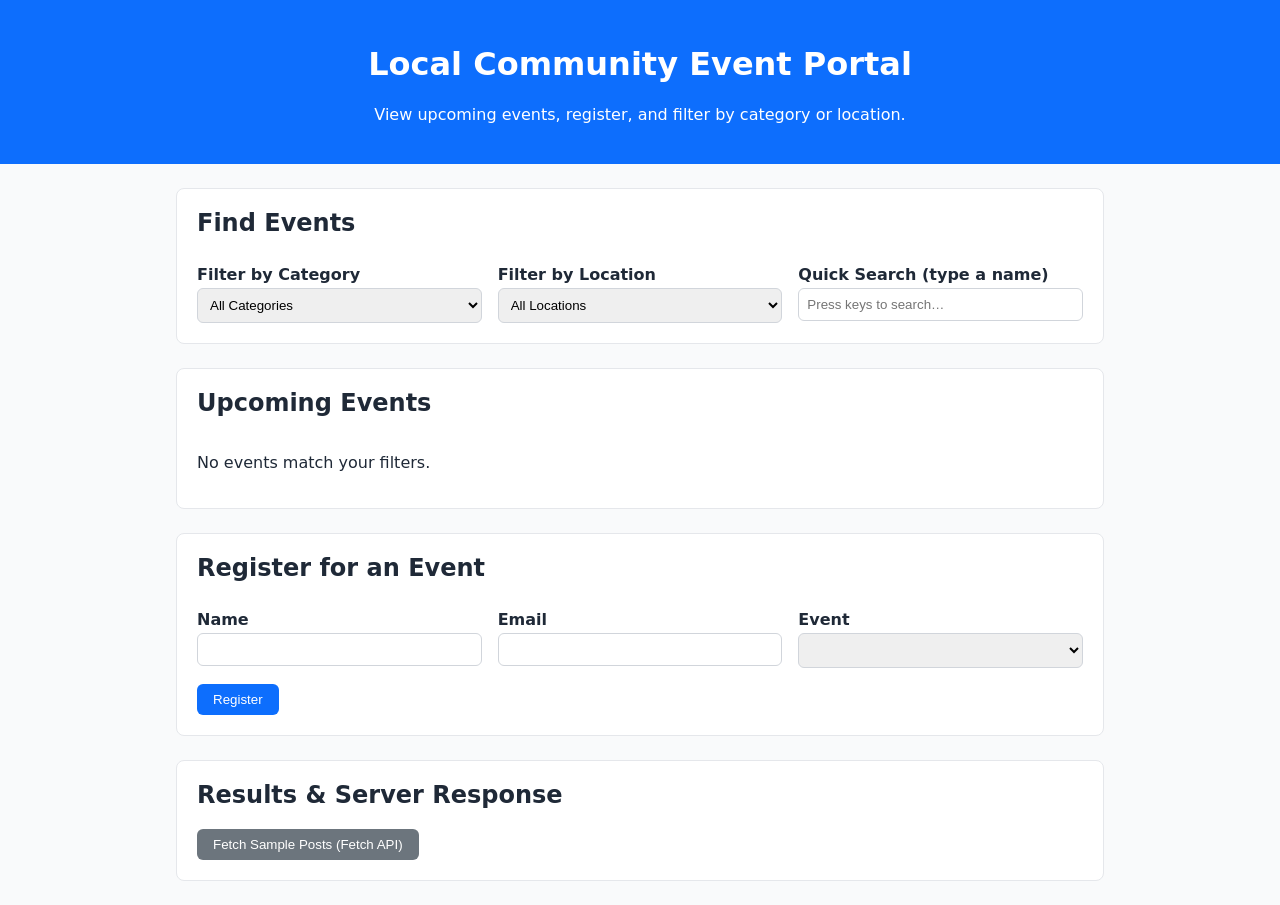
<file: Module1-Frontend/04-JavaScript/index.html>
<!DOCTYPE html>
<html lang="en">
<head>
  <meta charset="UTF-8">
  <meta name="viewport" content="width=device-width, initial-scale=1.0">
  <title>Community Event Portal — JavaScript</title>
  <style>
    * { box-sizing: border-box; }
    body { font-family: system-ui, Arial, sans-serif; margin: 0; color: #1f2937; background: #f9fafb; }
    header { background: #0d6efd; color: #fff; padding: 1.5rem; text-align: center; }
    main { max-width: 960px; margin: 1.5rem auto; padding: 0 1rem; }
    section { background: #fff; border: 1px solid #e5e7eb; border-radius: .5rem; padding: 1.25rem; margin-bottom: 1.5rem; }
    h2 { margin-top: 0; }
    label { display: block; margin: .5rem 0 .25rem; font-weight: 600; }
    input, select { width: 100%; padding: .5rem; border: 1px solid #d1d5db; border-radius: .375rem; }
    .row { display: flex; gap: 1rem; flex-wrap: wrap; }
    .row > div { flex: 1; min-width: 200px; }
    button { cursor: pointer; padding: .5rem 1rem; border: none; border-radius: .375rem; background: #0d6efd; color: #fff; }
    button.secondary { background: #6c757d; }
    .events { display: grid; grid-template-columns: repeat(auto-fill, minmax(260px, 1fr)); gap: 1rem; }
    .event-card { border: 1px solid #e5e7eb; border-radius: .5rem; padding: 1rem; background: #fff; }
    .event-card h3 { margin: 0 0 .25rem; }
    .badge { display: inline-block; font-size: .75rem; padding: .15rem .5rem; border-radius: 1rem; background: #e0e7ff; color: #3730a3; }
    .error { color: #dc2626; font-size: .85rem; display: block; min-height: 1rem; }
    .spinner { display: none; margin: 1rem 0; font-style: italic; color: #6b7280; }
    .msg { padding: .5rem; border-radius: .375rem; margin-top: .5rem; }
    .msg.success { background: #dcfce7; color: #166534; }
    .msg.fail { background: #fee2e2; color: #991b1b; }
  </style>
</head>
<body>
  <header>
    <h1>Local Community Event Portal</h1>
    <p>View upcoming events, register, and filter by category or location.</p>
  </header>

  <main>
    <!-- Filter controls (Exercise 8) -->
    <section>
      <h2>Find Events</h2>
      <div class="row">
        <div>
          <label for="categoryFilter">Filter by Category</label>
          <select id="categoryFilter">
            <option value="all">All Categories</option>
            <option value="music">Music</option>
            <option value="workshop">Workshop</option>
            <option value="sports">Sports</option>
          </select>
        </div>
        <div>
          <label for="locationFilter">Filter by Location</label>
          <select id="locationFilter">
            <option value="all">All Locations</option>
            <option value="Community Hall">Community Hall</option>
            <option value="City Park">City Park</option>
            <option value="Sports Arena">Sports Arena</option>
          </select>
        </div>
        <div>
          <label for="searchBox">Quick Search (type a name)</label>
          <input type="text" id="searchBox" placeholder="Press keys to search…">
        </div>
      </div>
    </section>

    <!-- Event list container (Exercise 7) -->
    <section>
      <h2>Upcoming Events</h2>
      <div id="spinner" class="spinner">Loading events…</div>
      <div id="eventList" class="events"></div>
    </section>

    <!-- Registration form (Exercise 11) -->
    <section>
      <h2>Register for an Event</h2>
      <form id="registrationForm" novalidate>
        <div class="row">
          <div>
            <label for="userName">Name</label>
            <input type="text" id="userName" name="userName">
            <span class="error" id="nameError"></span>
          </div>
          <div>
            <label for="userEmail">Email</label>
            <input type="email" id="userEmail" name="userEmail">
            <span class="error" id="emailError"></span>
          </div>
          <div>
            <label for="eventSelect">Event</label>
            <select id="eventSelect" name="eventSelect"></select>
            <span class="error" id="eventError"></span>
          </div>
        </div>
        <button type="submit" id="registerBtn">Register</button>
        <div id="formMessage"></div>
      </form>
    </section>

    <!-- Results area (Exercise 12 — AJAX/Fetch demo) -->
    <section>
      <h2>Results &amp; Server Response</h2>
      <button id="loadApiBtn" class="secondary">Fetch Sample Posts (Fetch API)</button>
      <div id="results"></div>
    </section>
  </main>

  <!-- Exercise 1: link main.js -->
  <script src="main.js"></script>
</body>
</html>
</file>
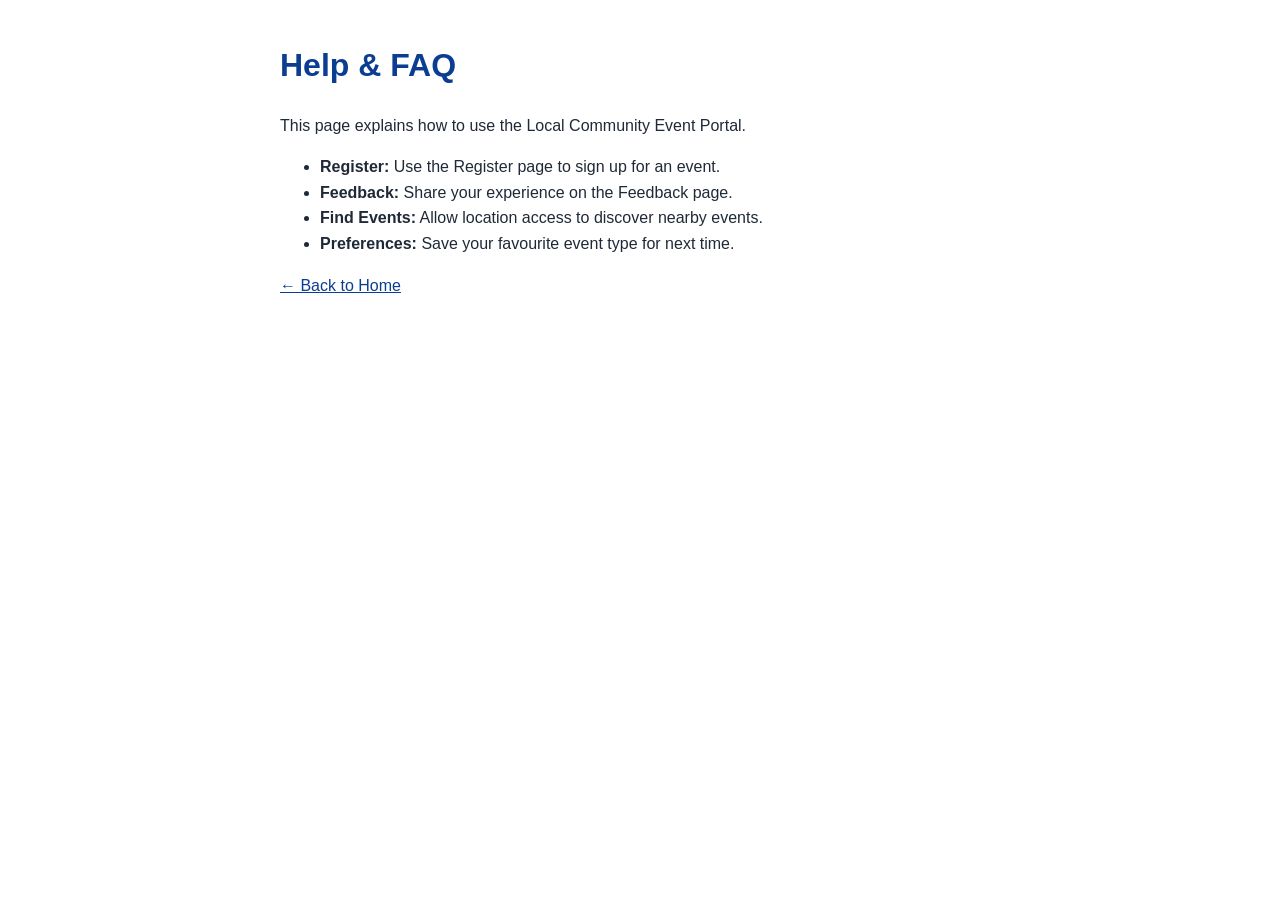
<file: Module1-Frontend/01-HTML5/help.html>
<!DOCTYPE html>
<html lang="en">
<head>
  <meta charset="UTF-8" />
  <meta name="viewport" content="width=device-width, initial-scale=1.0" />
  <title>Help | Local Community Event Portal</title>
  <style>
    body { font-family: Arial, sans-serif; max-width: 720px; margin: 40px auto; padding: 0 20px; color: #1f2937; line-height: 1.6; }
    h1 { color: #0b3d91; }
    a { color: #0b3d91; }
  </style>
</head>
<body>
  <!-- External help document referenced via target="_blank" in the navigation -->
  <h1>Help &amp; FAQ</h1>
  <p>This page explains how to use the Local Community Event Portal.</p>
  <ul>
    <li><strong>Register:</strong> Use the Register page to sign up for an event.</li>
    <li><strong>Feedback:</strong> Share your experience on the Feedback page.</li>
    <li><strong>Find Events:</strong> Allow location access to discover nearby events.</li>
    <li><strong>Preferences:</strong> Save your favourite event type for next time.</li>
  </ul>
  <p><a href="index.html">&larr; Back to Home</a></p>
</body>
</html>
</file>
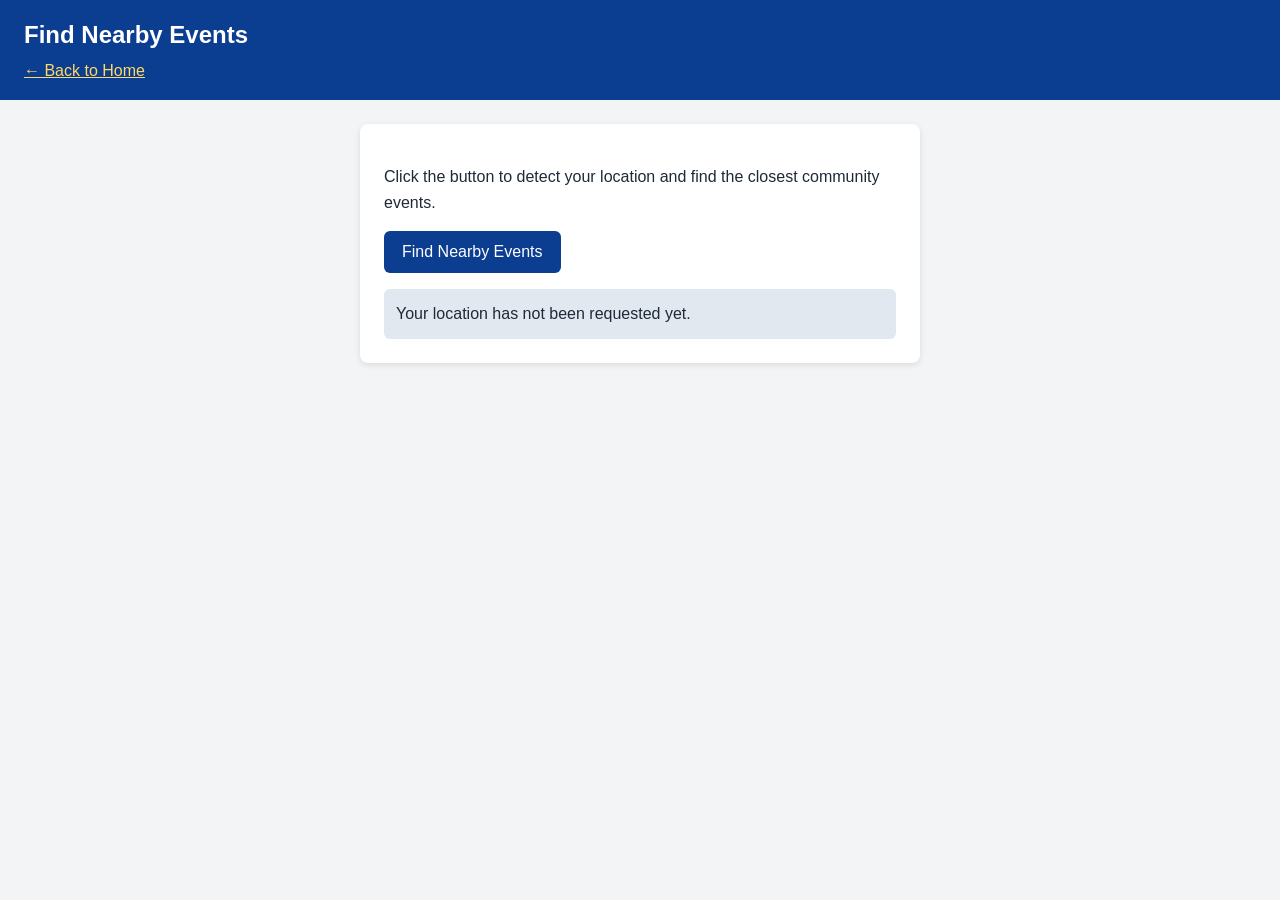
<file: Module1-Frontend/01-HTML5/map.html>
<!DOCTYPE html>
<html lang="en">
<head>
  <meta charset="UTF-8" />
  <meta name="viewport" content="width=device-width, initial-scale=1.0" />
  <title>Find Nearby Events | Community Event Portal</title>
  <style>
    body { font-family: Arial, sans-serif; background: #f3f4f6; color: #1f2937; margin: 0; line-height: 1.6; }
    header { background: #0b3d91; color: #fff; padding: 16px 24px; }
    header a { color: #ffd966; }
    main { max-width: 560px; margin: 24px auto; padding: 0 20px; }
    h1 { margin: 0; font-size: 1.5rem; }
    .card { background: #fff; padding: 24px; border-radius: 8px; box-shadow: 0 2px 6px rgba(0,0,0,0.1); }
    button { padding: 12px 18px; border: none; border-radius: 6px; font-size: 1rem; cursor: pointer; background: #0b3d91; color: #fff; }
    button:hover { background: #08306b; }
    #geoResult { margin-top: 16px; padding: 12px; border-radius: 6px; background: #e2e8f0; }
    .error { background: #f8d7da; color: #842029; }
    .ok { background: #d1e7dd; color: #0f5132; }
  </style>
</head>
<body>
  <header>
    <h1>Find Nearby Events</h1>
    <p style="margin:4px 0 0;"><a href="index.html">&larr; Back to Home</a></p>
  </header>

  <main>
    <!-- Exercise 9: Geolocation for Event Mapping -->
    <div class="card">
      <p>Click the button to detect your location and find the closest community events.</p>
      <button type="button" onclick="findEvents()">Find Nearby Events</button>
      <div id="geoResult">Your location has not been requested yet.</div>
    </div>
  </main>

  <script>
    function findEvents() {
      const out = document.getElementById('geoResult');

      if (!('geolocation' in navigator)) {
        out.textContent = 'Geolocation is not supported by your browser.';
        out.className = 'error';
        return;
      }

      out.textContent = 'Locating you…';
      out.className = '';

      // High accuracy options with a timeout
      const options = { enableHighAccuracy: true, timeout: 10000, maximumAge: 0 };

      navigator.geolocation.getCurrentPosition(onSuccess, onError, options);
    }

    function onSuccess(position) {
      const { latitude, longitude, accuracy } = position.coords;
      const out = document.getElementById('geoResult');
      out.className = 'ok';
      out.innerHTML =
        'Location found!<br>' +
        'Latitude: ' + latitude.toFixed(5) + '<br>' +
        'Longitude: ' + longitude.toFixed(5) + '<br>' +
        'Accuracy: ±' + Math.round(accuracy) + ' m<br>' +
        '<a href="https://www.openstreetmap.org/?mlat=' + latitude + '&mlon=' + longitude +
        '#map=15/' + latitude + '/' + longitude + '" target="_blank" rel="noopener">View on map</a>';
    }

    function onError(error) {
      const out = document.getElementById('geoResult');
      out.className = 'error';
      switch (error.code) {
        case error.PERMISSION_DENIED:
          out.textContent = 'Permission denied. Please allow location access to find nearby events.';
          break;
        case error.POSITION_UNAVAILABLE:
          out.textContent = 'Location information is unavailable.';
          break;
        case error.TIMEOUT:
          out.textContent = 'The request timed out. Please try again.';
          break;
        default:
          out.textContent = 'An unknown error occurred: ' + error.message;
      }
    }
  </script>
</body>
</html>
</file>
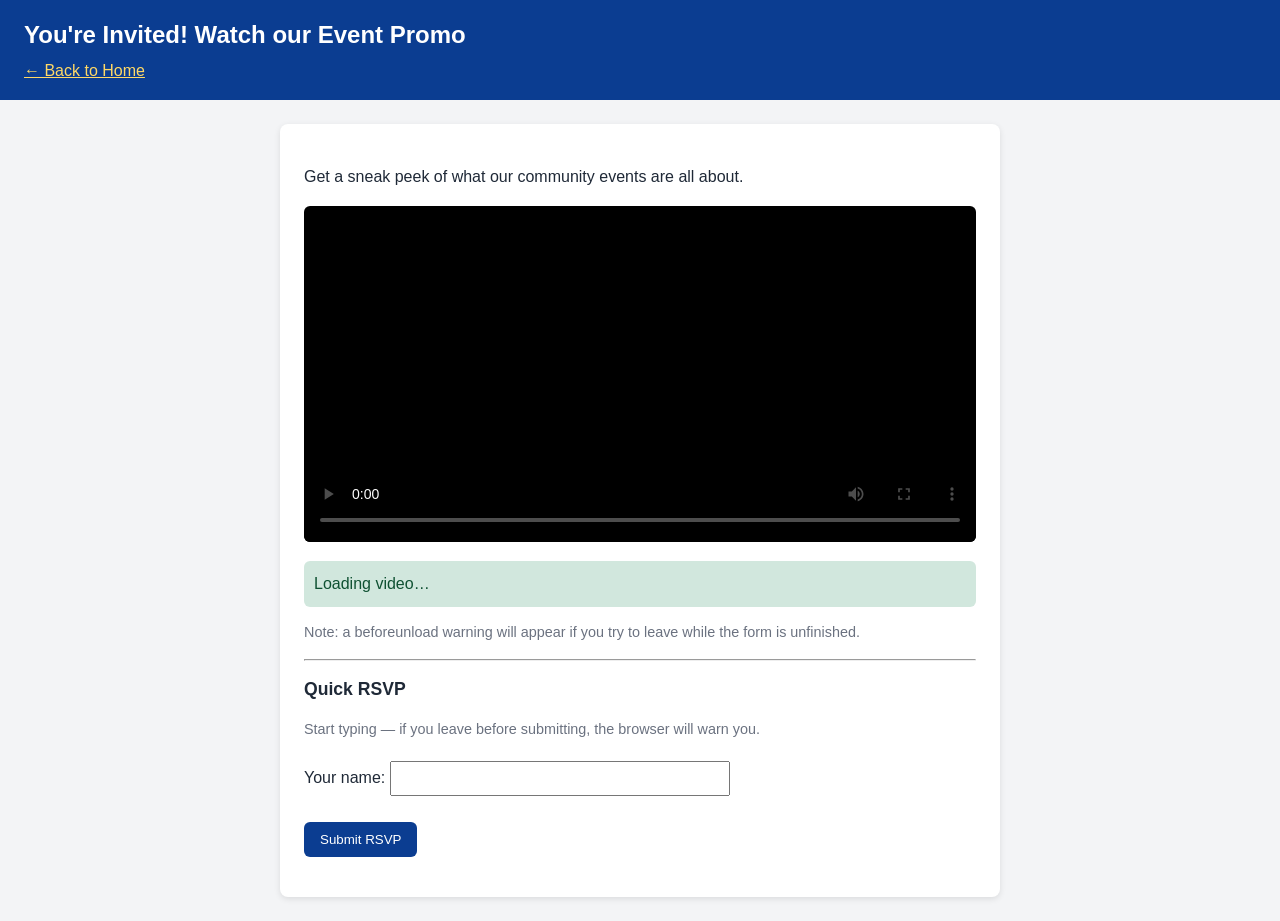
<file: Module1-Frontend/01-HTML5/media.html>
<!DOCTYPE html>
<html lang="en">
<head>
  <meta charset="UTF-8" />
  <meta name="viewport" content="width=device-width, initial-scale=1.0" />
  <title>Promo Video | Community Event Portal</title>
  <style>
    body { font-family: Arial, sans-serif; background: #f3f4f6; color: #1f2937; margin: 0; line-height: 1.6; }
    header { background: #0b3d91; color: #fff; padding: 16px 24px; }
    header a { color: #ffd966; }
    main { max-width: 720px; margin: 24px auto; padding: 0 20px; }
    h1 { margin: 0; font-size: 1.5rem; }
    .card { background: #fff; padding: 24px; border-radius: 8px; box-shadow: 0 2px 6px rgba(0,0,0,0.1); }
    video { width: 100%; border-radius: 6px; background: #000; }
    #videoStatus { margin-top: 12px; padding: 10px; background: #d1e7dd; color: #0f5132; border-radius: 6px; }
    .note { font-size: 0.9rem; color: #6b7280; }
  </style>
</head>
<body>
  <header>
    <h1>You're Invited! Watch our Event Promo</h1>
    <p style="margin:4px 0 0;"><a href="index.html">&larr; Back to Home</a></p>
  </header>

  <main>
    <!-- Exercise 7: Video Invite with Media Events -->
    <div class="card">
      <p>Get a sneak peek of what our community events are all about.</p>

      <!-- oncanplay fires when the video is ready -->
      <video id="promo" controls oncanplay="videoReady()" poster="https://picsum.photos/id/1080/720/360">
        <source src="https://www.w3schools.com/html/mov_bbb.mp4" type="video/mp4" />
        <source src="https://www.w3schools.com/html/mov_bbb.ogg" type="video/ogg" />
        Your browser does not support the video tag.
      </video>

      <div id="videoStatus">Loading video&hellip;</div>
      <p class="note">Note: a beforeunload warning will appear if you try to leave while the form is unfinished.</p>

      <hr />
      <h2 style="font-size:1.1rem;">Quick RSVP</h2>
      <p class="note">Start typing — if you leave before submitting, the browser will warn you.</p>
      <label for="rsvpName">Your name:</label>
      <input type="text" id="rsvpName" oninput="markDirty()" style="padding:8px; width:100%; max-width:320px; margin-top:6px;" />
      <p><button type="button" onclick="submitRsvp()" style="margin-top:10px; padding:10px 16px; background:#0b3d91; color:#fff; border:none; border-radius:6px; cursor:pointer;">Submit RSVP</button></p>
    </div>
  </main>

  <script>
    // oncanplay — video ready message
    function videoReady() {
      document.getElementById('videoStatus').textContent = 'Video ready to play!';
    }

    // onbeforeunload — warn if the form is unfinished
    let formDirty = false;
    function markDirty() { formDirty = true; }
    function submitRsvp() {
      formDirty = false;
      alert('Thanks for your RSVP!');
    }
    window.onbeforeunload = function (e) {
      if (formDirty) {
        e.preventDefault();
        e.returnValue = ''; // triggers the browser's "leave site?" warning
        return '';
      }
    };
  </script>
</body>
</html>
</file>
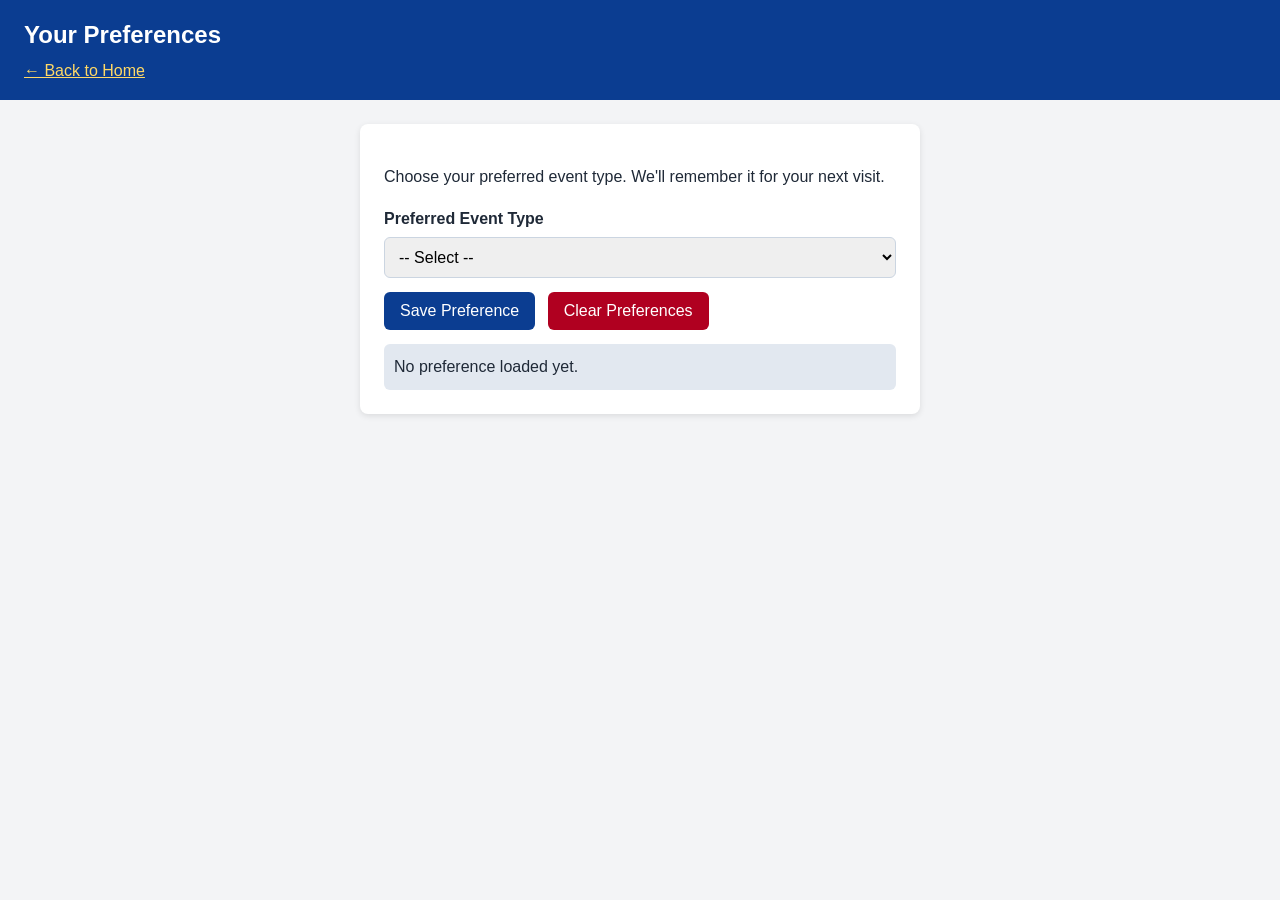
<file: Module1-Frontend/01-HTML5/preferences.html>
<!DOCTYPE html>
<html lang="en">
<head>
  <meta charset="UTF-8" />
  <meta name="viewport" content="width=device-width, initial-scale=1.0" />
  <title>Preferences | Community Event Portal</title>
  <style>
    body { font-family: Arial, sans-serif; background: #f3f4f6; color: #1f2937; margin: 0; line-height: 1.6; }
    header { background: #0b3d91; color: #fff; padding: 16px 24px; }
    header a { color: #ffd966; }
    main { max-width: 560px; margin: 24px auto; padding: 0 20px; }
    h1 { margin: 0; font-size: 1.5rem; }
    .card { background: #fff; padding: 24px; border-radius: 8px; box-shadow: 0 2px 6px rgba(0,0,0,0.1); }
    label { display: block; font-weight: bold; margin-bottom: 6px; }
    select { width: 100%; padding: 10px; border: 1px solid #cbd5e1; border-radius: 6px; font-size: 1rem; }
    button { padding: 10px 16px; border: none; border-radius: 6px; font-size: 1rem; cursor: pointer; margin-top: 14px; }
    .save { background: #0b3d91; color: #fff; }
    .clear { background: #b00020; color: #fff; margin-left: 8px; }
    #status { margin-top: 14px; padding: 10px; border-radius: 6px; background: #e2e8f0; }
  </style>
</head>
<body>
  <header>
    <h1>Your Preferences</h1>
    <p style="margin:4px 0 0;"><a href="index.html">&larr; Back to Home</a></p>
  </header>

  <main>
    <!-- Exercise 8: Saving User Preferences (localStorage / sessionStorage) -->
    <div class="card">
      <p>Choose your preferred event type. We'll remember it for your next visit.</p>

      <label for="prefEvent">Preferred Event Type</label>
      <select id="prefEvent" onchange="savePreference()">
        <option value="">-- Select --</option>
        <option value="Music Festival">Music Festival</option>
        <option value="Clean-Up Day">Community Clean-Up Day</option>
        <option value="Farmers Market">Farmers Market</option>
        <option value="Art Workshop">Kids Art Workshop</option>
        <option value="Fun Run">Charity Fun Run</option>
      </select>

      <div>
        <button class="save" type="button" onclick="savePreference()">Save Preference</button>
        <button class="clear" type="button" onclick="clearPreferences()">Clear Preferences</button>
      </div>

      <div id="status">No preference loaded yet.</div>
    </div>
  </main>

  <script>
    const KEY = 'preferredEventType';

    // Save selected event type in localStorage (and record the visit in sessionStorage)
    function savePreference() {
      const value = document.getElementById('prefEvent').value;
      if (value) {
        localStorage.setItem(KEY, value);
        sessionStorage.setItem('lastSavedAt', new Date().toLocaleTimeString());
        document.getElementById('status').textContent =
          'Saved! Preferred event type: ' + value + ' (at ' + sessionStorage.getItem('lastSavedAt') + ')';
      }
    }

    // On reload, retrieve and pre-select the stored preference
    function loadPreference() {
      const saved = localStorage.getItem(KEY);
      if (saved) {
        document.getElementById('prefEvent').value = saved;
        document.getElementById('status').textContent = 'Loaded saved preference: ' + saved;
      }
    }

    // Clear both localStorage and sessionStorage
    function clearPreferences() {
      localStorage.clear();
      sessionStorage.clear();
      document.getElementById('prefEvent').value = '';
      document.getElementById('status').textContent = 'Preferences cleared from local and session storage.';
    }

    window.addEventListener('load', loadPreference);
  </script>
</body>
</html>
</file>
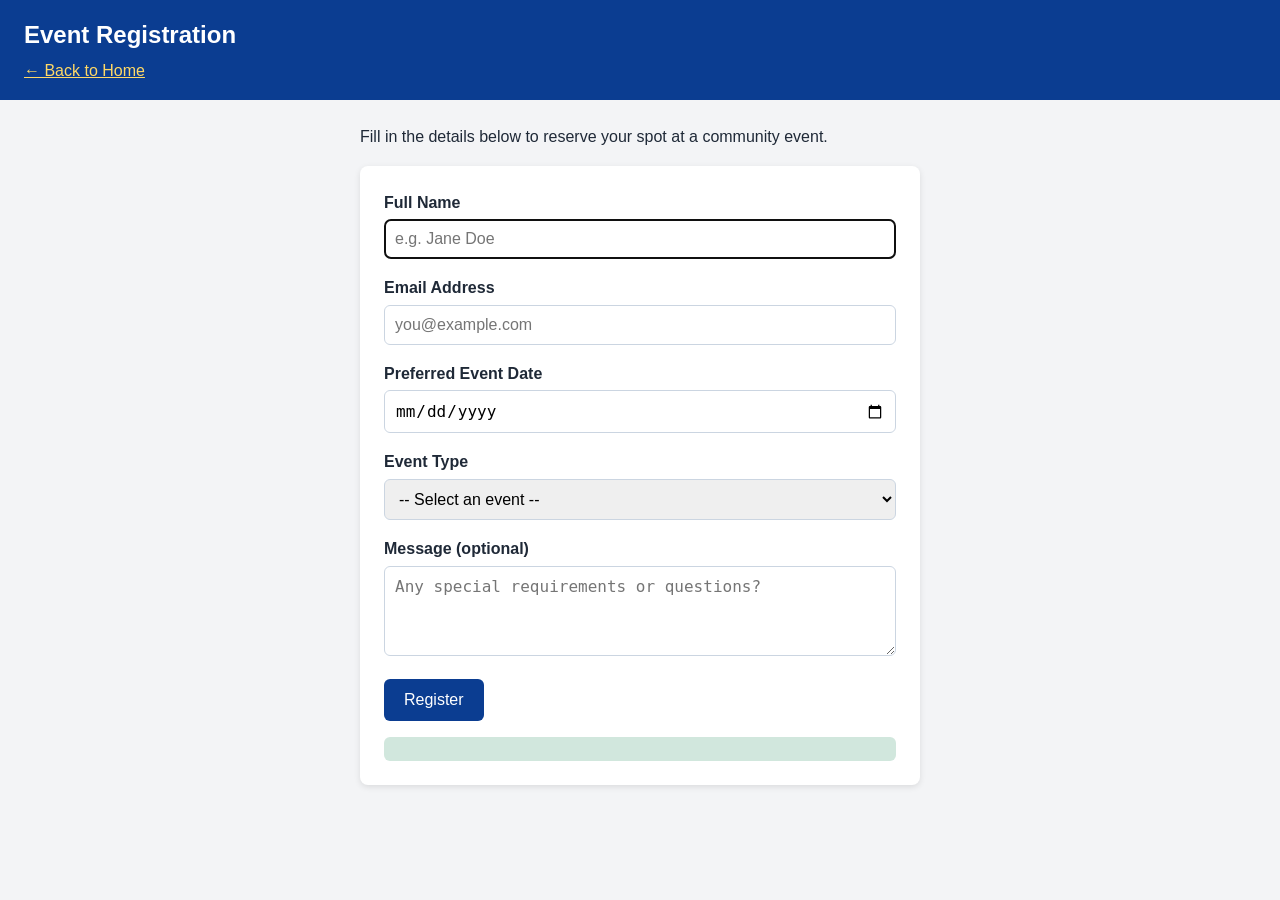
<file: Module1-Frontend/01-HTML5/register.html>
<!DOCTYPE html>
<html lang="en">
<head>
  <meta charset="UTF-8" />
  <meta name="viewport" content="width=device-width, initial-scale=1.0" />
  <title>Event Registration | Community Event Portal</title>
  <style>
    * { box-sizing: border-box; }
    body { font-family: Arial, sans-serif; background: #f3f4f6; color: #1f2937; margin: 0; line-height: 1.6; }
    header { background: #0b3d91; color: #fff; padding: 16px 24px; }
    header a { color: #ffd966; }
    main { max-width: 600px; margin: 24px auto; padding: 0 20px; }
    h1 { margin: 0; font-size: 1.5rem; }
    /* Exercise 5: Form styling */
    form {
      background: #fff;
      padding: 24px;
      border-radius: 8px;
      box-shadow: 0 2px 6px rgba(0,0,0,0.1);
    }
    .field { margin-bottom: 16px; }
    label { display: block; font-weight: bold; margin-bottom: 4px; }
    input, select, textarea {
      width: 100%;
      padding: 10px;
      border: 1px solid #cbd5e1;
      border-radius: 6px;
      font-size: 1rem;
    }
    textarea { resize: vertical; min-height: 90px; }
    button {
      background: #0b3d91;
      color: #fff;
      border: none;
      padding: 12px 20px;
      border-radius: 6px;
      font-size: 1rem;
      cursor: pointer;
    }
    button:hover { background: #08306b; }
    output {
      display: block;
      margin-top: 16px;
      padding: 12px;
      background: #d1e7dd;
      color: #0f5132;
      border-radius: 6px;
    }
  </style>
</head>
<body>
  <header>
    <h1>Event Registration</h1>
    <p style="margin:4px 0 0;"><a href="index.html">&larr; Back to Home</a></p>
  </header>

  <main>
    <!-- Exercise 5: Event Registration Form -->
    <p>Fill in the details below to reserve your spot at a community event.</p>
    <form id="registrationForm" onsubmit="return handleRegister(event)">
      <div class="field">
        <label for="name">Full Name</label>
        <!-- autofocus on the first field -->
        <input type="text" id="name" name="name" placeholder="e.g. Jane Doe" required autofocus />
      </div>

      <div class="field">
        <label for="email">Email Address</label>
        <input type="email" id="email" name="email" placeholder="you@example.com" required />
      </div>

      <div class="field">
        <label for="date">Preferred Event Date</label>
        <input type="date" id="date" name="date" required />
      </div>

      <div class="field">
        <label for="eventType">Event Type</label>
        <select id="eventType" name="eventType" required>
          <option value="">-- Select an event --</option>
          <option value="Music Festival">Music Festival</option>
          <option value="Clean-Up Day">Community Clean-Up Day</option>
          <option value="Farmers Market">Farmers Market</option>
          <option value="Art Workshop">Kids Art Workshop</option>
          <option value="Fun Run">Charity Fun Run</option>
        </select>
      </div>

      <div class="field">
        <label for="message">Message (optional)</label>
        <textarea id="message" name="message" placeholder="Any special requirements or questions?"></textarea>
      </div>

      <button type="submit">Register</button>

      <!-- Confirmation message shown via <output> on submit -->
      <output id="confirmation" aria-live="polite"></output>
    </form>
  </main>

  <script>
    function handleRegister(e) {
      e.preventDefault();
      const name = document.getElementById('name').value;
      const type = document.getElementById('eventType').value;
      const date = document.getElementById('date').value;
      const out = document.getElementById('confirmation');
      out.textContent =
        `Thank you, ${name}! You're registered for the "${type}" on ${date}. A confirmation email is on its way.`;
      return false; // prevent actual navigation for this demo
    }
  </script>
</body>
</html>
</file>
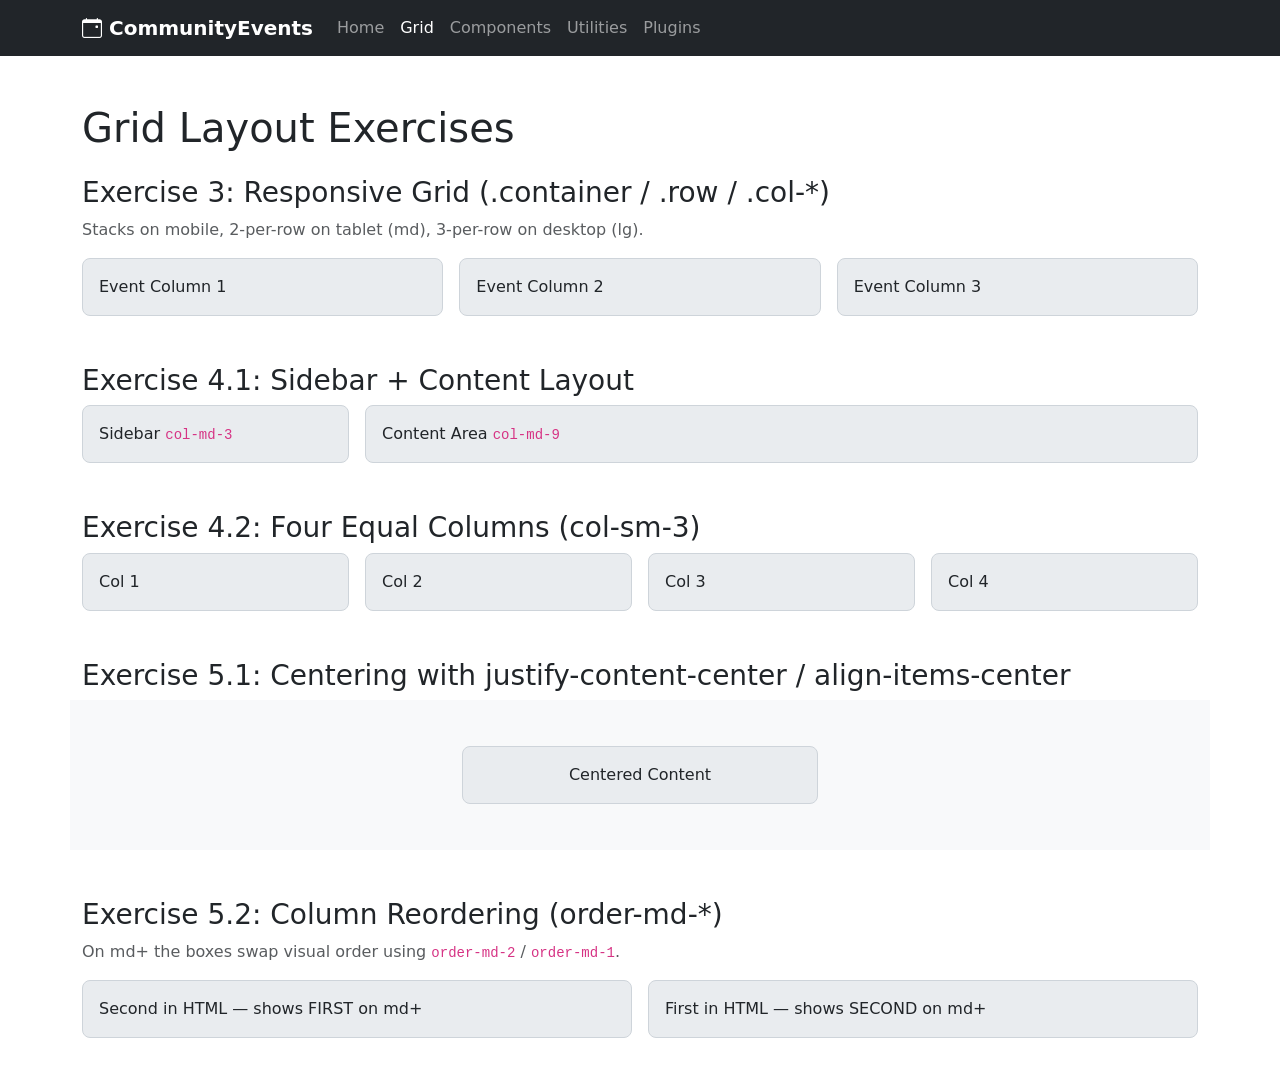
<file: Module1-Frontend/03-Bootstrap5/grid.html>
<!DOCTYPE html>
<html lang="en">
<head>
  <meta charset="UTF-8">
  <meta name="viewport" content="width=device-width, initial-scale=1.0">
  <title>Grid Layout — Community Event Portal</title>
  <link href="https://cdn.jsdelivr.net/npm/bootstrap@5.3.3/dist/css/bootstrap.min.css" rel="stylesheet">
  <link href="https://cdn.jsdelivr.net/npm/bootstrap-icons@1.11.3/font/bootstrap-icons.css" rel="stylesheet">
  <style>
    .demo-box { background:#e9ecef; border:1px solid #ced4da; padding:1rem; border-radius:.5rem; }
  </style>
</head>
<body>

  <nav class="navbar navbar-expand-lg navbar-dark bg-dark">
    <div class="container">
      <a class="navbar-brand fw-bold" href="index.html"><i class="bi bi-calendar-event"></i> CommunityEvents</a>
      <button class="navbar-toggler" type="button" data-bs-toggle="collapse" data-bs-target="#nav2">
        <span class="navbar-toggler-icon"></span>
      </button>
      <div class="collapse navbar-collapse" id="nav2">
        <ul class="navbar-nav">
          <li class="nav-item"><a class="nav-link" href="index.html">Home</a></li>
          <li class="nav-item"><a class="nav-link active" href="grid.html">Grid</a></li>
          <li class="nav-item"><a class="nav-link" href="components.html">Components</a></li>
          <li class="nav-item"><a class="nav-link" href="utilities.html">Utilities</a></li>
          <li class="nav-item"><a class="nav-link" href="plugins.html">Plugins</a></li>
        </ul>
      </div>
    </div>
  </nav>

  <div class="container my-5">
    <h1 class="mb-4">Grid Layout Exercises</h1>

    <!-- Exercise 3.1 & 3.2: Three columns that stack on mobile, 2 per row on tablet, 3 per row on desktop -->
    <section class="mb-5">
      <h3>Exercise 3: Responsive Grid (.container / .row / .col-*)</h3>
      <p class="text-muted">Stacks on mobile, 2-per-row on tablet (md), 3-per-row on desktop (lg).</p>
      <div class="row g-3">
        <div class="col-12 col-md-6 col-lg-4"><div class="demo-box">Event Column 1</div></div>
        <div class="col-12 col-md-6 col-lg-4"><div class="demo-box">Event Column 2</div></div>
        <div class="col-12 col-md-6 col-lg-4"><div class="demo-box">Event Column 3</div></div>
      </div>
    </section>

    <!-- Exercise 4.1: Two-column layout — sidebar col-md-3 + content col-md-9 -->
    <section class="mb-5">
      <h3>Exercise 4.1: Sidebar + Content Layout</h3>
      <div class="row g-3">
        <aside class="col-md-3"><div class="demo-box">Sidebar <code>col-md-3</code></div></aside>
        <div class="col-md-9"><div class="demo-box">Content Area <code>col-md-9</code></div></div>
      </div>
    </section>

    <!-- Exercise 4.2: Four equal-width columns using col-sm-3 -->
    <section class="mb-5">
      <h3>Exercise 4.2: Four Equal Columns (col-sm-3)</h3>
      <div class="row g-3">
        <div class="col-sm-3"><div class="demo-box">Col 1</div></div>
        <div class="col-sm-3"><div class="demo-box">Col 2</div></div>
        <div class="col-sm-3"><div class="demo-box">Col 3</div></div>
        <div class="col-sm-3"><div class="demo-box">Col 4</div></div>
      </div>
    </section>

    <!-- Exercise 5.1: Centering content with justify-content-center & align-items-center -->
    <section class="mb-5">
      <h3>Exercise 5.1: Centering with justify-content-center / align-items-center</h3>
      <div class="row justify-content-center align-items-center bg-light" style="height:150px;">
        <div class="col-4"><div class="demo-box text-center">Centered Content</div></div>
      </div>
    </section>

    <!-- Exercise 5.2: Reorder columns by screen size with order-md-* -->
    <section class="mb-5">
      <h3>Exercise 5.2: Column Reordering (order-md-*)</h3>
      <p class="text-muted">On md+ the boxes swap visual order using <code>order-md-2</code> / <code>order-md-1</code>.</p>
      <div class="row g-3">
        <div class="col-md-6 order-md-2"><div class="demo-box">First in HTML — shows SECOND on md+</div></div>
        <div class="col-md-6 order-md-1"><div class="demo-box">Second in HTML — shows FIRST on md+</div></div>
      </div>
    </section>
  </div>

  <script src="https://cdn.jsdelivr.net/npm/bootstrap@5.3.3/dist/js/bootstrap.bundle.min.js"></script>
</body>
</html>
</file>
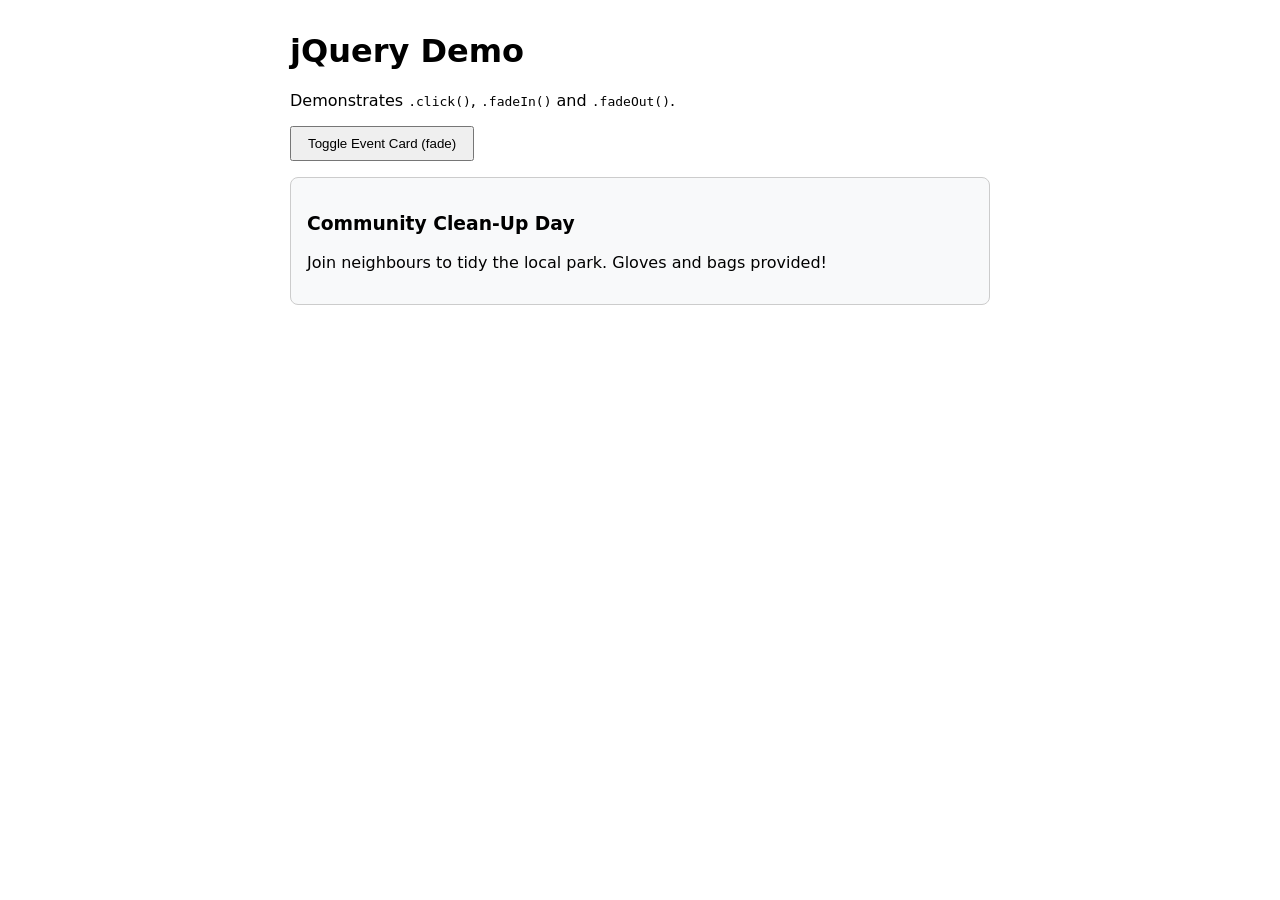
<file: Module1-Frontend/04-JavaScript/jquery-demo.html>
<!DOCTYPE html>
<html lang="en">
<head>
  <meta charset="UTF-8">
  <meta name="viewport" content="width=device-width, initial-scale=1.0">
  <title>jQuery Demo — Community Event Portal (Exercise 14)</title>
  <style>
    body { font-family: system-ui, Arial, sans-serif; max-width: 700px; margin: 2rem auto; padding: 0 1rem; }
    .event-card { border: 1px solid #ccc; border-radius: .5rem; padding: 1rem; margin: 1rem 0; background: #f8f9fa; }
    button { padding: .5rem 1rem; cursor: pointer; }
  </style>
</head>
<body>
  <!-- Exercise 14: jQuery and JS Frameworks -->
  <h1>jQuery Demo</h1>
  <p>Demonstrates <code>.click()</code>, <code>.fadeIn()</code> and <code>.fadeOut()</code>.</p>

  <button id="registerBtn">Toggle Event Card (fade)</button>

  <div class="event-card" id="eventCard">
    <h3>Community Clean-Up Day</h3>
    <p>Join neighbours to tidy the local park. Gloves and bags provided!</p>
  </div>

  <!-- jQuery via CDN -->
  <script src="https://code.jquery.com/jquery-3.7.1.min.js"></script>
  <script>
    // Use $('#registerBtn').click(...) to handle click events
    let visible = true;
    $('#registerBtn').click(function () {
      if (visible) {
        $('#eventCard').fadeOut();   // .fadeOut()
      } else {
        $('#eventCard').fadeIn();    // .fadeIn()
      }
      visible = !visible;
    });
  </script>
</body>
</html>
</file>
